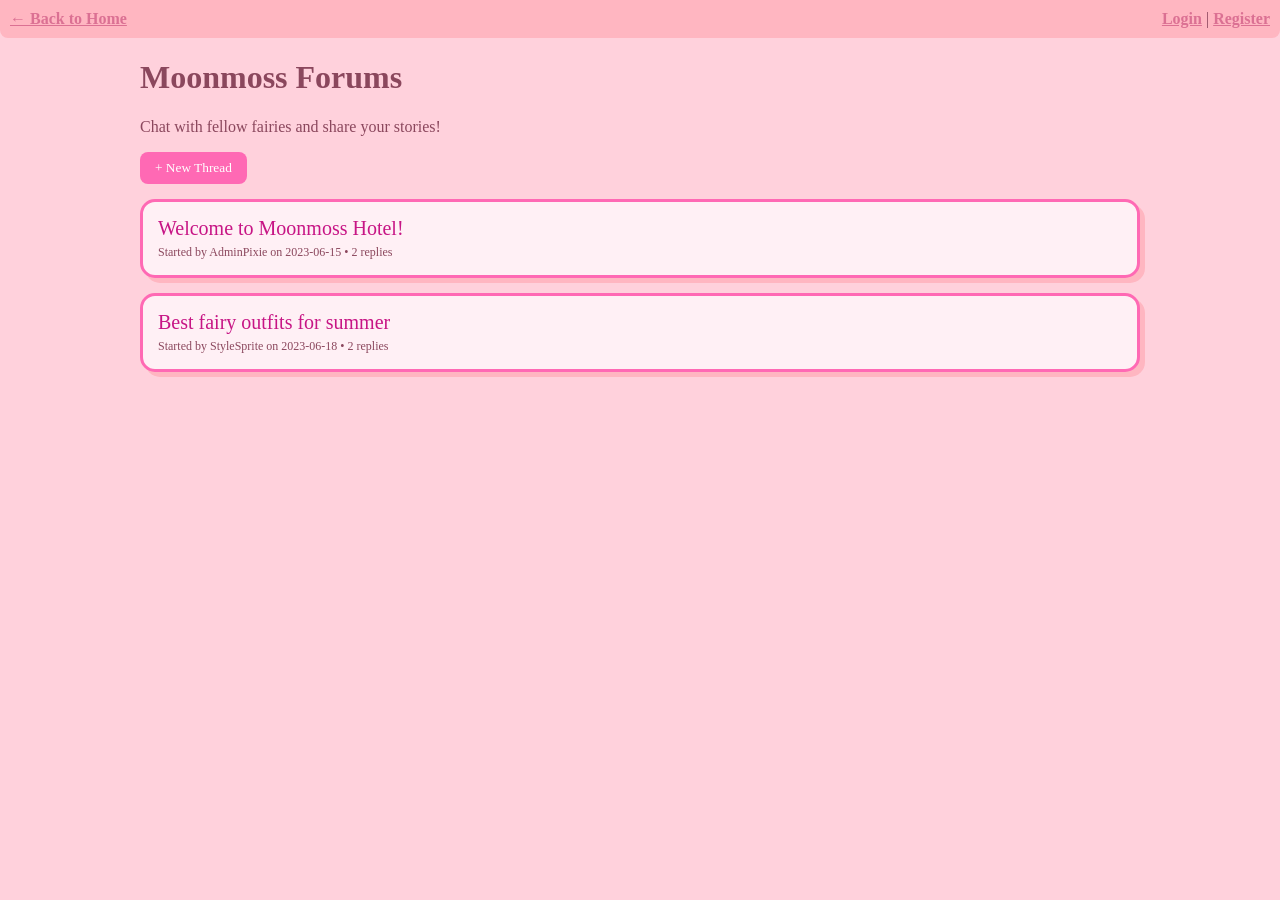
<file: Forums.html>
<!DOCTYPE html>
<html lang="en">
<head>
  <meta charset="UTF-8">
  <title>Forums | Moonmoss Hotel</title>
  <meta name="viewport" content="width=device-width, initial-scale=1.0">
  <style>
    @font-face {
      font-family: 'Bitcount Grid Double';
      src: url('https://fonts.cdnfonts.com/css/bitcount-grid-double') format('woff2');
      font-weight: normal;
      font-style: normal;
    }
    
    body {
      background-color: #FFD1DC;
      font-family: 'Bitcount Grid Double', serif;
      color: #8B475D;
      margin: 0;
      padding: 0;
    }
    
    /* Navigation */
    .nav-bar {
      padding: 10px;
      background-color: #FFB6C1;
      border-radius: 0 0 8px 8px;
      display: flex;
      justify-content: space-between;
      align-items: center;
    }
    
    .nav-link {
      color: #DB7093;
      text-decoration: underline;
      font-weight: bold;
      cursor: pointer;
    }
    
    .nav-link:hover {
      color: #C71585;
      text-decoration: none;
    }
    
    /* Modal Styles */
    .modal {
      display: none;
      position: fixed;
      z-index: 100;
      left: 0;
      top: 0;
      width: 100%;
      height: 100%;
      background-color: rgba(0,0,0,0.4);
    }
    
    .modal-content {
      background-color: #FFF0F5;
      margin: 10% auto;
      padding: 20px;
      border: 3px solid #FF69B4;
      border-radius: 15px;
      width: 80%;
      max-width: 500px;
      box-shadow: 5px 5px 0px #FFB6C1;
    }
    
    .close-btn {
      color: #8B475D;
      float: right;
      font-size: 24px;
      font-weight: bold;
      cursor: pointer;
    }
    
    /* Form Styles */
    .form-group {
      margin-bottom: 15px;
    }
    
    .form-group label {
      display: block;
      margin-bottom: 5px;
      font-weight: bold;
    }
    
    .form-group input, .form-group textarea {
      width: 100%;
      padding: 8px;
      border: 2px solid #FF69B4;
      border-radius: 8px;
      font-family: 'Bitcount Grid Double', serif;
    }
    
    .form-submit {
      background-color: #FF69B4;
      color: white;
      border: none;
      padding: 8px 15px;
      border-radius: 8px;
      cursor: pointer;
      font-family: 'Bitcount Grid Double', serif;
    }
    
    /* Main Content */
    .forum-container {
      max-width: 1000px;
      margin: 20px auto;
      padding: 0 15px;
    }
    
    /* Thread List Styles */
    .thread {
      background-color: #FFF0F5;
      border: 3px solid #FF69B4;
      border-radius: 15px;
      padding: 15px;
      margin-bottom: 15px;
      box-shadow: 5px 5px 0px #FFB6C1;
      cursor: pointer;
    }
    
    .thread:hover {
      background-color: #FFE4E1;
    }
    
    .thread-title {
      font-size: 20px;
      color: #C71585;
      margin-bottom: 5px;
    }
    
    .thread-meta {
      font-size: 12px;
      color: #8B475D;
    }
    
    /* Post Styles */
    .post {
      background-color: #FFF0F5;
      border: 2px solid #DB7093;
      border-radius: 10px;
      padding: 15px;
      margin-bottom: 15px;
    }
    
    .post-header {
      display: flex;
      justify-content: space-between;
      margin-bottom: 10px;
      padding-bottom: 5px;
      border-bottom: 1px dotted #FF69B4;
    }
    
    .post-author {
      font-weight: bold;
      color: #C71585;
    }
    
    .post-date {
      font-size: 12px;
      color: #8B475D;
    }
    
    /* Reply Form */
    .reply-form {
      margin-top: 20px;
    }
    
    /* Other existing styles from previous version... */
  </style>
</head>
<body>

  <!-- Navigation -->
  <div class="nav-bar">
    <a href="index.html" class="nav-link">← Back to Home</a>
    <div>
      <span id="loginBtn" class="nav-link">Login</span> | 
      <span id="registerBtn" class="nav-link">Register</span>
    </div>
  </div>

  <!-- Login Modal -->
  <div id="loginModal" class="modal">
    <div class="modal-content">
      <span class="close-btn" id="closeLogin">&times;</span>
      <h2>Login</h2>
      <form id="loginForm">
        <div class="form-group">
          <label for="loginUsername">Username:</label>
          <input type="text" id="loginUsername" required>
        </div>
        <div class="form-group">
          <label for="loginPassword">Password:</label>
          <input type="password" id="loginPassword" required>
        </div>
        <button type="submit" class="form-submit">Login</button>
      </form>
    </div>
  </div>

  <!-- Register Modal -->
  <div id="registerModal" class="modal">
    <div class="modal-content">
      <span class="close-btn" id="closeRegister">&times;</span>
      <h2>Register</h2>
      <form id="registerForm">
        <div class="form-group">
          <label for="regUsername">Username:</label>
          <input type="text" id="regUsername" required>
        </div>
        <div class="form-group">
          <label for="regEmail">Email:</label>
          <input type="email" id="regEmail" required>
        </div>
        <div class="form-group">
          <label for="regPassword">Password:</label>
          <input type="password" id="regPassword" required>
        </div>
        <div class="form-group">
          <label for="regConfirm">Confirm Password:</label>
          <input type="password" id="regConfirm" required>
        </div>
        <button type="submit" class="form-submit">Register</button>
      </form>
    </div>
  </div>

  <!-- Main Content -->
  <div class="forum-container">
    <!-- Thread View (hidden by default) -->
    <div id="threadView" style="display:none;">
      <button id="backToForum" class="form-submit" style="margin-bottom:15px;">← Back to Forum</button>
      <h2 id="threadViewTitle" style="color:#C71585;"></h2>
      
      <div id="postsContainer">
        <!-- Posts will be loaded here -->
      </div>
      
      <div class="reply-form">
        <h3>Post a Reply</h3>
        <form id="replyForm">
          <div class="form-group">
            <textarea id="replyContent" rows="4" required></textarea>
          </div>
          <button type="submit" class="form-submit">Post Reply</button>
        </form>
      </div>
    </div>

    <!-- Forum View (default view) -->
    <div id="forumView">
      <header class="page-header">
        <h1 class="page-title">Moonmoss Forums</h1>
        <p class="page-subtitle">Chat with fellow fairies and share your stories!</p>
      </header>

      <button id="newThreadBtn" class="form-submit" style="margin-bottom:15px;">+ New Thread</button>

      <div id="threadsList">
        <!-- Threads will be loaded here -->
      </div>
    </div>

    <!-- New Thread Modal -->
    <div id="newThreadModal" class="modal">
      <div class="modal-content">
        <span class="close-btn" id="closeNewThread">&times;</span>
        <h2>Create New Thread</h2>
        <form id="newThreadForm">
          <div class="form-group">
            <label for="threadTitle">Title:</label>
            <input type="text" id="threadTitle" required>
          </div>
          <div class="form-group">
            <label for="threadContent">Content:</label>
            <textarea id="threadContent" rows="6" required></textarea>
          </div>
          <button type="submit" class="form-submit">Create Thread</button>
        </form>
      </div>
    </div>
  </div>

  <script>
    // Simple "database" for demo purposes
    let users = [];
    let threads = [
      {
        id: 1,
        title: "Welcome to Moonmoss Hotel!",
        author: "AdminPixie",
        date: "2023-06-15",
        content: "Welcome all new fairies to our magical community! Please read the rules and introduce yourselves!",
        posts: [
          {
            author: "AdminPixie",
            date: "2023-06-15",
            content: "Welcome all new fairies to our magical community! Please read the rules and introduce yourselves!"
          },
          {
            author: "SparkleWings",
            date: "2023-06-16",
            content: "So excited to be here! I'm a Glimmer fairy who loves dancing in moonbeams ✨"
          }
        ]
      },
      {
        id: 2,
        title: "Best fairy outfits for summer",
        author: "StyleSprite",
        date: "2023-06-18",
        content: "What are everyone's favorite outfit combinations for the warm season? I'm loving petal tops with dewdrop accessories!",
        posts: [
          {
            author: "StyleSprite",
            date: "2023-06-18",
            content: "What are everyone's favorite outfit combinations for the warm season? I'm loving petal tops with dewdrop accessories!"
          },
          {
            author: "BloomFairy",
            date: "2023-06-19",
            content: "I've been wearing my mushroom hat with a vine belt - perfect for shade and style!"
          }
        ]
      }
    ];
    
    let currentUser = null;
    let currentThread = null;

    // DOM Elements
    const loginBtn = document.getElementById('loginBtn');
    const registerBtn = document.getElementById('registerBtn');
    const loginModal = document.getElementById('loginModal');
    const registerModal = document.getElementById('registerModal');
    const closeLogin = document.getElementById('closeLogin');
    const closeRegister = document.getElementById('closeRegister');
    const loginForm = document.getElementById('loginForm');
    const registerForm = document.getElementById('registerForm');
    const newThreadBtn = document.getElementById('newThreadBtn');
    const newThreadModal = document.getElementById('newThreadModal');
    const closeNewThread = document.getElementById('closeNewThread');
    const newThreadForm = document.getElementById('newThreadForm');
    const forumView = document.getElementById('forumView');
    const threadView = document.getElementById('threadView');
    const threadsList = document.getElementById('threadsList');
    const backToForum = document.getElementById('backToForum');
    const threadViewTitle = document.getElementById('threadViewTitle');
    const postsContainer = document.getElementById('postsContainer');
    const replyForm = document.getElementById('replyForm');

    // Event Listeners
    loginBtn.addEventListener('click', () => loginModal.style.display = 'block');
    registerBtn.addEventListener('click', () => registerModal.style.display = 'block');
    closeLogin.addEventListener('click', () => loginModal.style.display = 'none');
    closeRegister.addEventListener('click', () => registerModal.style.display = 'none');
    newThreadBtn.addEventListener('click', () => {
      if (!currentUser) {
        alert('Please login to create a thread');
        loginModal.style.display = 'block';
      } else {
        newThreadModal.style.display = 'block';
      }
    });
    closeNewThread.addEventListener('click', () => newThreadModal.style.display = 'none');
    backToForum.addEventListener('click', showForumView);
    
    // Form Submissions
    loginForm.addEventListener('submit', (e) => {
      e.preventDefault();
      const username = document.getElementById('loginUsername').value;
      const password = document.getElementById('loginPassword').value;
      
      // In a real app, you would verify credentials with server
      currentUser = username;
      alert(`Welcome back, ${username}!`);
      loginModal.style.display = 'none';
      updateUI();
    });
    
    registerForm.addEventListener('submit', (e) => {
      e.preventDefault();
      const username = document.getElementById('regUsername').value;
      const email = document.getElementById('regEmail').value;
      const password = document.getElementById('regPassword').value;
      const confirm = document.getElementById('regConfirm').value;
      
      if (password !== confirm) {
        alert('Passwords do not match!');
        return;
      }
      
      // In a real app, you would register with server
      users.push({ username, email, password });
      currentUser = username;
      alert(`Welcome to Moonmoss, ${username}!`);
      registerModal.style.display = 'none';
      updateUI();
    });
    
    newThreadForm.addEventListener('submit', (e) => {
      e.preventDefault();
      const title = document.getElementById('threadTitle').value;
      const content = document.getElementById('threadContent').value;
      
      const newThread = {
        id: threads.length + 1,
        title,
        author: currentUser,
        date: new Date().toISOString().split('T')[0],
        content,
        posts: [{
          author: currentUser,
          date: new Date().toISOString().split('T')[0],
          content
        }]
      };
      
      threads.unshift(newThread);
      newThreadModal.style.display = 'none';
      newThreadForm.reset();
      loadThreads();
    });
    
    replyForm.addEventListener('submit', (e) => {
      e.preventDefault();
      if (!currentUser) {
        alert('Please login to post a reply');
        loginModal.style.display = 'block';
        return;
      }
      
      const content = document.getElementById('replyContent').value;
      const newPost = {
        author: currentUser,
        date: new Date().toISOString().split('T')[0],
        content
      };
      
      currentThread.posts.push(newPost);
      loadThread(currentThread);
      document.getElementById('replyContent').value = '';
    });

    // UI Functions
    function updateUI() {
      if (currentUser) {
        loginBtn.textContent = currentUser;
        registerBtn.textContent = 'Logout';
        registerBtn.onclick = logout;
      } else {
        loginBtn.textContent = 'Login';
        registerBtn.textContent = 'Register';
        registerBtn.onclick = () => registerModal.style.display = 'block';
      }
    }
    
    function logout() {
      currentUser = null;
      updateUI();
    }
    
    function showForumView() {
      forumView.style.display = 'block';
      threadView.style.display = 'none';
      loadThreads();
    }
    
    function showThreadView(thread) {
      forumView.style.display = 'none';
      threadView.style.display = 'block';
      currentThread = thread;
      loadThread(thread);
    }
    
    function loadThreads() {
      threadsList.innerHTML = '';
      threads.forEach(thread => {
        const threadEl = document.createElement('div');
        threadEl.className = 'thread';
        threadEl.innerHTML = `
          <div class="thread-title">${thread.title}</div>
          <div class="thread-meta">Started by ${thread.author} on ${thread.date} • ${thread.posts.length} replies</div>
        `;
        threadEl.addEventListener('click', () => showThreadView(thread));
        threadsList.appendChild(threadEl);
      });
    }
    
    function loadThread(thread) {
      threadViewTitle.textContent = thread.title;
      postsContainer.innerHTML = '';
      
      thread.posts.forEach(post => {
        const postEl = document.createElement('div');
        postEl.className = 'post';
        postEl.innerHTML = `
          <div class="post-header">
            <span class="post-author">${post.author}</span>
            <span class="post-date">${post.date}</span>
          </div>
          <div class="post-content">${post.content}</div>
        `;
        postsContainer.appendChild(postEl);
      });
    }

    // Initialize
    loadThreads();
    updateUI();
  </script>
</body>
</html>
</file>
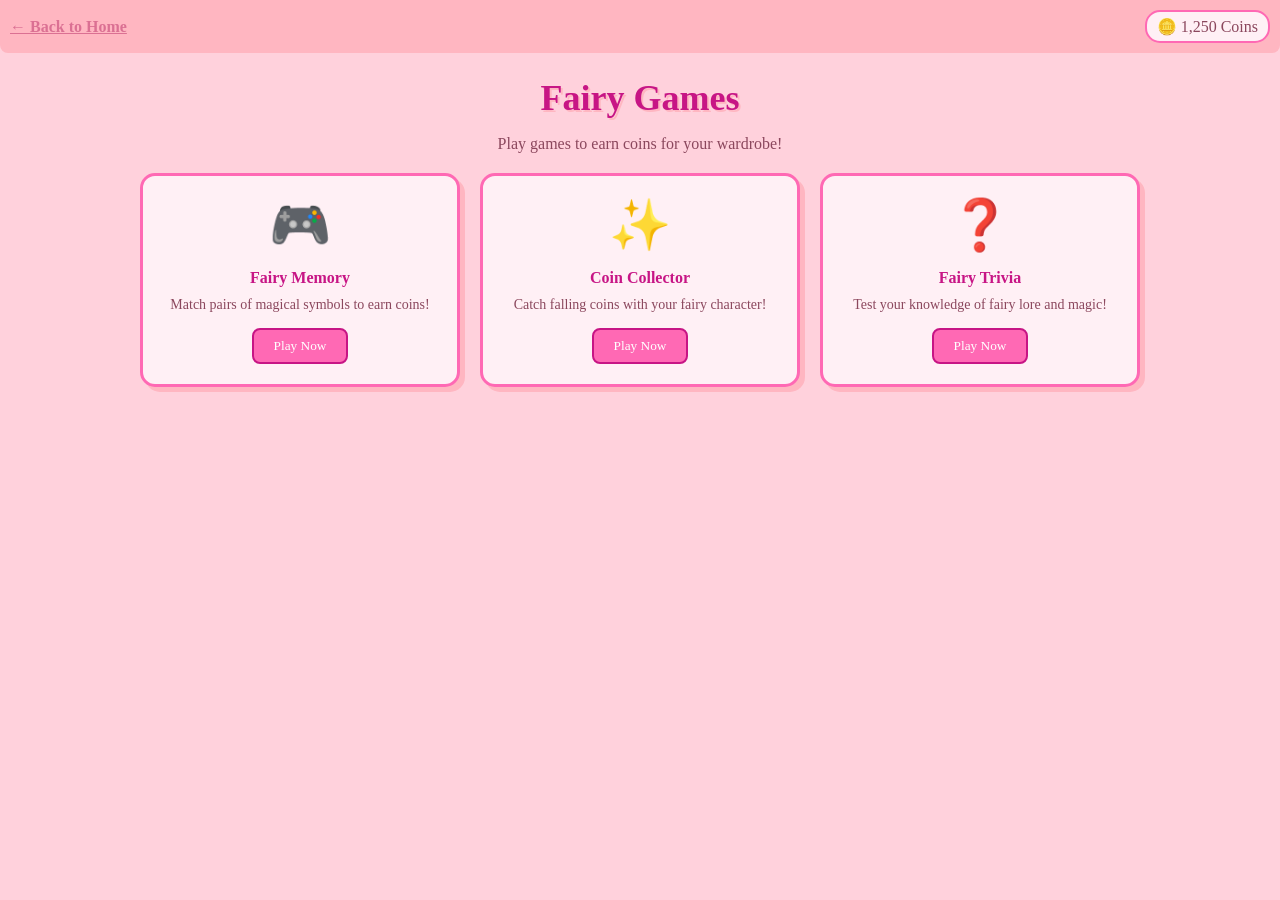
<file: Games.html>
<!DOCTYPE html>
<html lang="en">
<head>
  <meta charset="UTF-8">
  <title>Games | Moonmoss Hotel</title>
  <meta name="viewport" content="width=device-width, initial-scale=1.0">
  <style>
    @font-face {
      font-family: 'Bitcount Grid Double';
      src: url('https://fonts.cdnfonts.com/css/bitcount-grid-double') format('woff2');
      font-weight: normal;
      font-style: normal;
    }
    
    body {
      background-color: #FFD1DC;
      font-family: 'Bitcount Grid Double', serif;
      color: #8B475D;
      margin: 0;
      padding: 0;
    }
    
    /* Navigation */
    .nav-bar {
      padding: 10px;
      background-color: #FFB6C1;
      border-radius: 0 0 8px 8px;
      display: flex;
      justify-content: space-between;
      align-items: center;
    }
    
    .nav-link {
      color: #DB7093;
      text-decoration: underline;
      font-weight: bold;
    }
    
    .nav-link:hover {
      color: #C71585;
      text-decoration: none;
    }
    
    .coin-display {
      background-color: #FFF0F5;
      border: 2px solid #FF69B4;
      border-radius: 15px;
      padding: 5px 10px;
      display: flex;
      align-items: center;
    }
    
    /* Main Content */
    .games-container {
      max-width: 1000px;
      margin: 20px auto;
      padding: 0 15px;
    }
    
    .page-header {
      text-align: center;
      margin-bottom: 20px;
    }
    
    .page-title {
      color: #C71585;
      font-size: 36px;
      text-shadow: 2px 2px 0px #FFB6C1;
      margin-bottom: 5px;
    }
    
    .page-subtitle {
      color: #8B475D;
      font-size: 16px;
    }
    
    /* Games Grid */
    .games-grid {
      display: grid;
      grid-template-columns: repeat(auto-fill, minmax(300px, 1fr));
      gap: 20px;
      margin-bottom: 30px;
    }
    
    .game-card {
      background-color: #FFF0F5;
      border: 3px solid #FF69B4;
      border-radius: 15px;
      padding: 20px;
      text-align: center;
      box-shadow: 5px 5px 0px #FFB6C1;
      transition: transform 0.3s ease;
    }
    
    .game-card:hover {
      transform: translateY(-5px);
    }
    
    .game-icon {
      font-size: 50px;
      margin-bottom: 15px;
    }
    
    .game-name {
      font-weight: bold;
      margin-bottom: 10px;
      color: #C71585;
    }
    
    .game-description {
      font-size: 14px;
      margin-bottom: 15px;
      color: #8B475D;
    }
    
    .play-button {
      background-color: #FF69B4;
      color: white;
      border: none;
      padding: 8px 20px;
      font-family: 'Bitcount Grid Double', serif;
      border-radius: 8px;
      cursor: pointer;
      border: 2px solid #C71585;
    }
    
    .play-button:hover {
      background-color: #DB7093;
    }
    
    /* Game Containers */
    .game-container {
      background-color: #FFF0F5;
      border: 3px solid #FF69B4;
      border-radius: 15px;
      padding: 20px;
      margin-bottom: 20px;
      box-shadow: 5px 5px 0px #FFB6C1;
      display: none;
    }
    
    .game-header {
      display: flex;
      justify-content: space-between;
      align-items: center;
      margin-bottom: 15px;
      padding-bottom: 10px;
      border-bottom: 2px dotted #FF69B4;
    }
    
    .game-title {
      color: #C71585;
      font-size: 24px;
    }
    
    .back-button {
      background-color: #FFB6C1;
      color: #8B475D;
      border: none;
      padding: 5px 15px;
      font-family: 'Bitcount Grid Double', serif;
      border-radius: 8px;
      cursor: pointer;
      border: 2px solid #DB7093;
    }
    
    /* Memory Game */
    .memory-grid {
      display: grid;
      grid-template-columns: repeat(4, 1fr);
      gap: 10px;
      margin: 0 auto;
      max-width: 400px;
    }
    
    .memory-card {
      height: 80px;
      background-color: #FFB6C1;
      border: 2px solid #DB7093;
      border-radius: 8px;
      display: flex;
      align-items: center;
      justify-content: center;
      font-size: 24px;
      cursor: pointer;
      transition: transform 0.3s;
    }
    
    .memory-card.flipped {
      background-color: #FF69B4;
      transform: rotateY(180deg);
    }
    
    /* Coin Collector */
    .coin-collector {
      position: relative;
      height: 300px;
      background-color: #FFE4E1;
      border: 2px dashed #DB7093;
      border-radius: 8px;
      overflow: hidden;
      margin-bottom: 15px;
    }
    
    .fairy {
      position: absolute;
      width: 50px;
      height: 50px;
      background-color: #FF69B4;
      border: 2px solid #C71585;
      border-radius: 50%;
      bottom: 10px;
      left: 50%;
      transform: translateX(-50%);
    }
    
    .coin {
      position: absolute;
      width: 30px;
      height: 30px;
      background-color: gold;
      border: 2px solid orange;
      border-radius: 50%;
      top: -30px;
    }
    
    /* Trivia Game */
    .trivia-question {
      font-size: 18px;
      margin-bottom: 15px;
      text-align: center;
    }
    
    .trivia-options {
      display: grid;
      grid-template-columns: 1fr;
      gap: 10px;
      margin-bottom: 15px;
    }
    
    .trivia-option {
      background-color: #FFB6C1;
      border: 2px solid #DB7093;
      border-radius: 8px;
      padding: 10px;
      cursor: pointer;
      text-align: center;
    }
    
    .trivia-option:hover {
      background-color: #FF69B4;
      color: white;
    }
    
    /* Game Stats */
    .game-stats {
      display: flex;
      justify-content: space-around;
      margin-bottom: 15px;
    }
    
    .stat {
      text-align: center;
    }
    
    .stat-value {
      font-size: 24px;
      color: #C71585;
    }
    
    .stat-label {
      font-size: 14px;
      color: #8B475D;
    }
  </style>
</head>
<body>

  <!-- Navigation -->
  <div class="nav-bar">
    <a href="index.html" class="nav-link">← Back to Home</a>
    <div class="coin-display">
      <span>🪙 <span id="coin-count">1,250</span> Coins</span>
    </div>
  </div>

  <!-- Main Content -->
  <div class="games-container">
    <header class="page-header">
      <h1 class="page-title">Fairy Games</h1>
      <p class="page-subtitle">Play games to earn coins for your wardrobe!</p>
    </header>

    <!-- Games Selection Grid -->
    <div id="games-grid" class="games-grid">
      <!-- Memory Game -->
      <div class="game-card">
        <div class="game-icon">🎮</div>
        <div class="game-name">Fairy Memory</div>
        <div class="game-description">Match pairs of magical symbols to earn coins!</div>
        <button class="play-button" onclick="showGame('memory-game')">Play Now</button>
      </div>
      
      <!-- Coin Collector -->
      <div class="game-card">
        <div class="game-icon">✨</div>
        <div class="game-name">Coin Collector</div>
        <div class="game-description">Catch falling coins with your fairy character!</div>
        <button class="play-button" onclick="showGame('coin-collector')">Play Now</button>
      </div>
      
      <!-- Trivia Game -->
      <div class="game-card">
        <div class="game-icon">❓</div>
        <div class="game-name">Fairy Trivia</div>
        <div class="game-description">Test your knowledge of fairy lore and magic!</div>
        <button class="play-button" onclick="showGame('trivia-game')">Play Now</button>
      </div>
    </div>

    <!-- Memory Game -->
    <div id="memory-game" class="game-container">
      <div class="game-header">
        <h2 class="game-title">Fairy Memory</h2>
        <button class="back-button" onclick="showGamesGrid()">← Back to Games</button>
      </div>
      
      <div class="game-stats">
        <div class="stat">
          <div class="stat-value" id="moves">0</div>
          <div class="stat-label">Moves</div>
        </div>
        <div class="stat">
          <div class="stat-value" id="matches">0</div>
          <div class="stat-label">Matches</div>
        </div>
        <div class="stat">
          <div class="stat-value" id="memory-score">0</div>
          <div class="stat-label">Coins Earned</div>
        </div>
      </div>
      
      <div class="memory-grid" id="memory-board">
        <!-- Cards will be generated by JavaScript -->
      </div>
    </div>

    <!-- Coin Collector Game -->
    <div id="coin-collector" class="game-container">
      <div class="game-header">
        <h2 class="game-title">Coin Collector</h2>
        <button class="back-button" onclick="showGamesGrid()">← Back to Games</button>
      </div>
      
      <div class="game-stats">
        <div class="stat">
          <div class="stat-value" id="collected-coins">0</div>
          <div class="stat-label">Coins Collected</div>
        </div>
        <div class="stat">
          <div class="stat-value" id="missed-coins">0</div>
          <div class="stat-label">Coins Missed</div>
        </div>
        <div class="stat">
          <div class="stat-value" id="collector-score">0</div>
          <div class="stat-label">Total Coins</div>
        </div>
      </div>
      
      <div class="coin-collector" id="collector-game">
        <div class="fairy" id="fairy"></div>
        <!-- Coins will be generated by JavaScript -->
      </div>
      
      <p style="text-align: center;">Use the left and right arrow keys to move your fairy and collect coins!</p>
    </div>

    <!-- Trivia Game -->
    <div id="trivia-game" class="game-container">
      <div class="game-header">
        <h2 class="game-title">Fairy Trivia</h2>
        <button class="back-button" onclick="showGamesGrid()">← Back to Games</button>
      </div>
      
      <div class="game-stats">
        <div class="stat">
          <div class="stat-value" id="trivia-score">0</div>
          <div class="stat-label">Score</div>
        </div>
        <div class="stat">
          <div class="stat-value" id="question-number">1/5</div>
          <div class="stat-label">Question</div>
        </div>
        <div class="stat">
          <div class="stat-value" id="trivia-coins">0</div>
          <div class="stat-label">Coins Earned</div>
        </div>
      </div>
      
      <div id="trivia-content">
        <div class="trivia-question" id="trivia-question"></div>
        <div class="trivia-options" id="trivia-options"></div>
      </div>
    </div>
  </div>

  <script>
    // Global variables
    let totalCoins = 1250;
    
    // Show/hide games
    function showGame(gameId) {
      document.getElementById('games-grid').style.display = 'none';
      document.getElementById(gameId).style.display = 'block';
      
      // Initialize the selected game
      if (gameId === 'memory-game') {
        initMemoryGame();
      } else if (gameId === 'coin-collector') {
        initCoinCollector();
      } else if (gameId === 'trivia-game') {
        initTriviaGame();
      }
    }
    
    function showGamesGrid() {
      document.querySelectorAll('.game-container').forEach(container => {
        container.style.display = 'none';
      });
      document.getElementById('games-grid').style.display = 'grid';
    }
    
    // Update coin display
    function updateCoinDisplay() {
      document.getElementById('coin-count').textContent = totalCoins.toLocaleString();
    }
    
    // Memory Game
    function initMemoryGame() {
      const symbols = ['🌸', '✨', '🦋', '🍄', '🪷', '🌟', '🌙', '🦄'];
      const cards = [...symbols, ...symbols];
      const board = document.getElementById('memory-board');
      board.innerHTML = '';
      
      // Shuffle cards
      cards.sort(() => Math.random() - 0.5);
      
      // Create cards
      cards.forEach((symbol, index) => {
        const card = document.createElement('div');
        card.className = 'memory-card';
        card.dataset.symbol = symbol;
        card.dataset.index = index;
        card.innerHTML = '?';
        card.addEventListener('click', flipCard);
        board.appendChild(card);
      });
      
      // Reset stats
      document.getElementById('moves').textContent = '0';
      document.getElementById('matches').textContent = '0';
      document.getElementById('memory-score').textContent = '0';
      
      window.memoryGame = {
        flippedCards: [],
        matchedPairs: 0,
        moves: 0,
        score: 0
      };
    }
    
    function flipCard() {
      const card = this;
      
      // Already flipped or matched
      if (card.classList.contains('flipped') || memoryGame.flippedCards.length >= 2) {
        return;
      }
      
      // Flip the card
      card.classList.add('flipped');
      card.textContent = card.dataset.symbol;
      memoryGame.flippedCards.push(card);
      
      // Check for match if two cards are flipped
      if (memoryGame.flippedCards.length === 2) {
        memoryGame.moves++;
        document.getElementById('moves').textContent = memoryGame.moves;
        
        const [card1, card2] = memoryGame.flippedCards;
        
        if (card1.dataset.symbol === card2.dataset.symbol) {
          // Match found
          memoryGame.matchedPairs++;
          memoryGame.score += 10;
          document.getElementById('matches').textContent = memoryGame.matchedPairs;
          document.getElementById('memory-score').textContent = memoryGame.score;
          
          memoryGame.flippedCards = [];
          
          // Check if all pairs are matched
          if (memoryGame.matchedPairs === 8) {
            setTimeout(() => {
              alert(`Congratulations! You earned ${memoryGame.score} coins!`);
              totalCoins += memoryGame.score;
              updateCoinDisplay();
            }, 500);
          }
        } else {
          // No match
          setTimeout(() => {
            card1.classList.remove('flipped');
            card2.classList.remove('flipped');
            card1.textContent = '?';
            card2.textContent = '?';
            memoryGame.flippedCards = [];
          }, 1000);
        }
      }
    }
    
    // Coin Collector Game
    function initCoinCollector() {
      const game = document.getElementById('collector-game');
      const fairy = document.getElementById('fairy');
      
      // Clear existing coins
      const coins = document.querySelectorAll('.coin');
      coins.forEach(coin => coin.remove());
      
      // Reset stats
      document.getElementById('collected-coins').textContent = '0';
      document.getElementById('missed-coins').textContent = '0';
      document.getElementById('collector-score').textContent = '0';
      
      window.collectorGame = {
        collected: 0,
        missed: 0,
        score: 0,
        interval: null
      };
      
      // Fairy movement
      let fairyPosition = 50;
      fairy.style.left = `${fairyPosition}%`;
      
      document.addEventListener('keydown', (e) => {
        if (e.key === 'ArrowLeft' && fairyPosition > 5) {
          fairyPosition -= 5;
        } else if (e.key === 'ArrowRight' && fairyPosition < 95) {
          fairyPosition += 5;
        }
        fairy.style.left = `${fairyPosition}%`;
      });
      
      // Generate coins
      collectorGame.interval = setInterval(() => {
        const coin = document.createElement('div');
        coin.className = 'coin';
        coin.style.left = `${Math.random() * 90 + 5}%`;
        game.appendChild(coin);
        
        let coinTop = -30;
        const coinFall = setInterval(() => {
          coinTop += 2;
          coin.style.top = `${coinTop}px`;
          
          // Check if coin is collected
          const fairyRect = fairy.getBoundingClientRect();
          const coinRect = coin.getBoundingClientRect();
          
          if (coinTop > 250) {
            clearInterval(coinFall);
            coin.remove();
            collectorGame.missed++;
            document.getElementById('missed-coins').textContent = collectorGame.missed;
          } else if (
            coinTop > 200 &&
            coinRect.left < fairyRect.right &&
            coinRect.right > fairyRect.left
          ) {
            clearInterval(coinFall);
            coin.remove();
            collectorGame.collected++;
            collectorGame.score += 5;
            document.getElementById('collected-coins').textContent = collectorGame.collected;
            document.getElementById('collector-score').textContent = collectorGame.score;
          }
        }, 20);
      }, 1000);
    }
    
    // Trivia Game
    function initTriviaGame() {
      const questions = [
        {
          question: "What type of fairy is connected to flowers and gardens?",
          options: ["Bloom Fairy", "Glimmer Fairy", "Frost Fairy", "Tinker Fairy"],
          answer: 0
        },
        {
          question: "What do fairies use to fly?",
          options: ["Magic Dust", "Wings", "Levitation", "Balloons"],
          answer: 1
        },
        {
          question: "Where do fairies typically live?",
          options: ["In cities", "In forests", "In oceans", "In mountains"],
          answer: 1
        },
        {
          question: "What is a common fairy trait?",
          options: ["Love of technology", "Connection to nature", "Fear of magic", "Dislike of colors"],
          answer: 1
        },
        {
          question: "What do Tinker Fairies love to do?",
          options: ["Sleep", "Build and create", "Swim", "Eat sweets"],
          answer: 1
        }
      ];
      
      window.triviaGame = {
        currentQuestion: 0,
        score: 0,
        coins: 0
      };
      
      loadTriviaQuestion();
    }
    
    function loadTriviaQuestion() {
      const questions = [
        {
          question: "What type of fairy is connected to flowers and gardens?",
          options: ["Bloom Fairy", "Glimmer Fairy", "Frost Fairy", "Tinker Fairy"],
          answer: 0
        },
        {
          question: "What do fairies use to fly?",
          options: ["Magic Dust", "Wings", "Levitation", "Balloons"],
          answer: 1
        },
        {
          question: "Where do fairies typically live?",
          options: ["In cities", "In forests", "In oceans", "In mountains"],
          answer: 1
        },
        {
          question: "What is a common fairy trait?",
          options: ["Love of technology", "Connection to nature", "Fear of magic", "Dislike of colors"],
          answer: 1
        },
        {
          question: "What do Tinker Fairies love to do?",
          options: ["Sleep", "Build and create", "Swim", "Eat sweets"],
          answer: 1
        }
      ];
      
      if (triviaGame.currentQuestion >= questions.length) {
        // Game over
        document.getElementById('trivia-content').innerHTML = `
          <div class="trivia-question">Game Over! Your score: ${triviaGame.score}/5</div>
          <p style="text-align: center;">You earned ${triviaGame.coins} coins!</p>
          <button class="play-button" onclick="initTriviaGame()">Play Again</button>
        `;
        totalCoins += triviaGame.coins;
        updateCoinDisplay();
        return;
      }
      
      const question = questions[triviaGame.currentQuestion];
      document.getElementById('question-number').textContent = `${triviaGame.currentQuestion + 1}/5`;
      document.getElementById('trivia-question').textContent = question.question;
      
      const optionsContainer = document.getElementById('trivia-options');
      optionsContainer.innerHTML = '';
      
      question.options.forEach((option, index) => {
        const optionElement = document.createElement('div');
        optionElement.className = 'trivia-option';
        optionElement.textContent = option;
        optionElement.addEventListener('click', () => checkTriviaAnswer(index));
        optionsContainer.appendChild(optionElement);
      });
    }
    
    function checkTriviaAnswer(selectedIndex) {
      const questions = [
        { answer: 0 },
        { answer: 1 },
        { answer: 1 },
        { answer: 1 },
        { answer: 1 }
      ];
      
      const question = questions[triviaGame.currentQuestion];
      
      if (selectedIndex === question.answer) {
        triviaGame.score++;
        triviaGame.coins += 20;
        document.getElementById('trivia-score').textContent = triviaGame.score;
        document.getElementById('trivia-coins').textContent = triviaGame.coins;
        alert("Correct! +20 coins");
      } else {
        alert("Wrong answer!");
      }
      
      triviaGame.currentQuestion++;
      loadTriviaQuestion();
    }
    
    // Initialize the page
    updateCoinDisplay();
  </script>

</body>
</html>
</file>
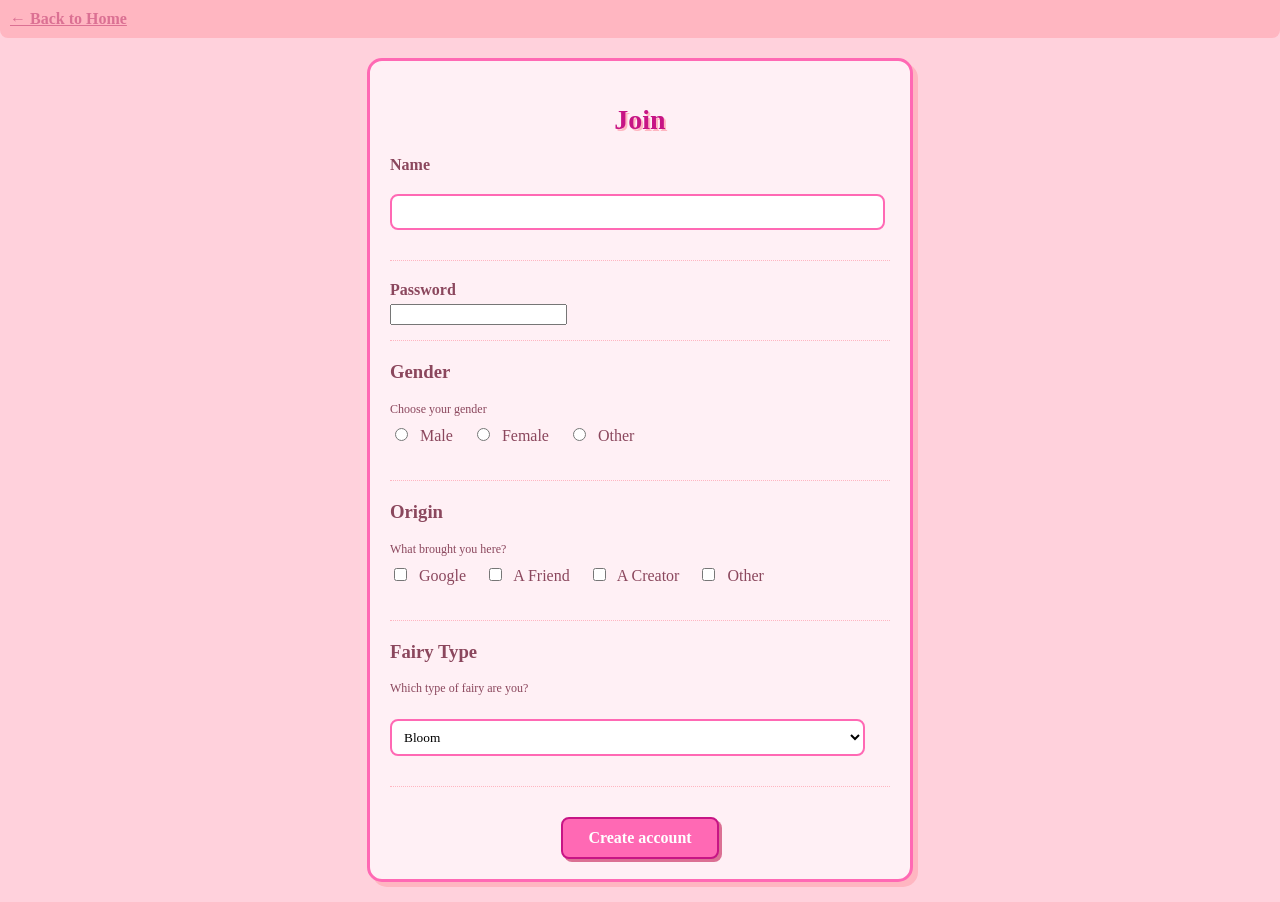
<file: login.html>
<!DOCTYPE html>
<html lang="en">
<head>
  <meta charset="UTF-8">
  <title>Login Page</title>
  <meta name="viewport" content="width=device-width, initial-scale=1.0">
  <style>
    @font-face {
      font-family: 'Bitcount Grid Double';
      src: url('https://fonts.cdnfonts.com/css/bitcount-grid-double') format('woff2');
      font-weight: normal;
      font-style: normal;
    }
    
    body {
      background-color: #FFD1DC; /* Bubblegum pink */
      font-family: 'Bitcount Grid Double', serif;
      color: #8B475D; /* Dark rose */
      margin: 0;
      padding: 0;
    }
    a {
      color: #DB7093; /* Pale violet red */
      text-decoration: underline;
      font-weight: bold;
    }
    a:hover {
      color: #C71585; /* Medium violet red */
      text-decoration: none;
    }
    .retro-box {
      background-color: #FFF0F5; /* Lavender blush */
      border: 3px solid #FF69B4; /* Hot pink (softer) */
      border-radius: 15px; /* Rounded corners */
      padding: 20px;
      margin: 20px auto;
      max-width: 500px;
      box-shadow: 5px 5px 0px #FFB6C1; /* Light pink shadow */
    }
    h2 {
      color: #C71585;
      font-size: 28px;
      text-align: center;
      margin-bottom: 20px;
      text-shadow: 2px 2px 0px #FFB6C1;
    }
    label {
      display: block;
      margin-bottom: 5px;
      font-weight: bold;
    }
    input[type="text"],
    select {
      width: 95%;
      padding: 8px;
      margin: 15px auto;
      border: 2px solid #FF69B4;
      border-radius: 8px; /* Rounded corners */
      background-color: #FFF;
      font-family: 'Bitcount Grid Double', serif;
    }
    input[type="radio"],
    input[type="checkbox"] {
      margin-right: 8px;
    }
    .radio-group, .checkbox-group {
      margin-bottom: 15px;
    }
    .radio-group label, .checkbox-group label {
      display: inline-block;
      margin-right: 15px;
      font-weight: normal;
    }
    input[type="submit"] {
      background-color: #FF69B4;
      color: white;
      border: none;
      padding: 10px 25px;
      font-family: 'Bitcount Grid Double', serif;
      font-weight: bold;
      font-size: 16px;
      cursor: pointer;
      border: 2px solid #C71585;
      border-radius: 8px; /* Rounded corners */
      box-shadow: 3px 3px 0px #DB7093;
      margin-top: 10px;
    }
    input[type="submit"]:hover {
      background-color: #DB7093;
    }
    .form-section {
      margin-bottom: 20px;
      padding-bottom: 15px;
      border-bottom: 1px dotted #FFB6C1;
    }
    .form-section:last-child {
      border-bottom: none;
    }
    .help-text {
      font-size: 12px;
      color: #8B475D;
      margin-bottom: 8px;
    }
  </style>
</head>
<body>

  <!-- Navigation -->
  <div style="padding: 10px; background-color: #FFB6C1; border-radius: 0 0 8px 8px;">
    <a href="index.html">← Back to Home</a>
  </div>

  <!-- Registration Box -->
  <div class="retro-box">
    <h2>Join</h2>

    <form action="registration.php" method="post">

      <!-- Name -->
      <div class="form-section">
        <label for="username">Name</label>
        <input type="text" id="username" name="username" required>
      </div>

      <!-- Password -->
      <div class="form-section">
        <label for="password">Password</label>
        <input type="password" name="password" id="password" required>
      </div>

      <!-- Gender -->
      <div class="form-section">
        <h3>Gender</h3>
        <p class="help-text">Choose your gender</p>
        <div class="radio-group">
          <label><input type="radio" name="gender" value="male" required> Male</label>
          <label><input type="radio" name="gender" value="female" required> Female</label>
          <label><input type="radio" name="gender" value="other" required> Other</label>
        </div>
      </div>

      <!-- Origin -->
      <div class="form-section">
        <h3>Origin</h3>
        <p class="help-text">What brought you here?</p>
        <div class="checkbox-group">
          <label><input type="checkbox" name="origin[]" value="Google"> Google</label>
          <label><input type="checkbox" name="origin[]" value="Friend"> A Friend</label>
          <label><input type="checkbox" name="origin[]" value="Creator"> A Creator</label>
          <label><input type="checkbox" name="origin[]" value="Other"> Other</label>
        </div>
      </div>

      <!-- Fairy Type -->
      <div class="form-section">
        <h3>Fairy Type</h3>
        <p class="help-text">Which type of fairy are you?</p>
        <select name="fairy_type" id="fairy_type" required>
          <option value="bloom">Bloom</option>
          <option value="glimmer">Glimmer</option>
          <option value="tinker">Tinker</option>
          <option value="frost">Frost</option>
          <option value="whisper">Whisper</option>
          <option value="hearth">Hearth</option>
          <option value="lumen">Lumen</option>
        </select>
      </div>

      <!-- Submit -->
      <div style="text-align: center;">
        <input type="submit" value="Create account">
      </div>
    </form>
  </div>

</body>
</html>
</file>
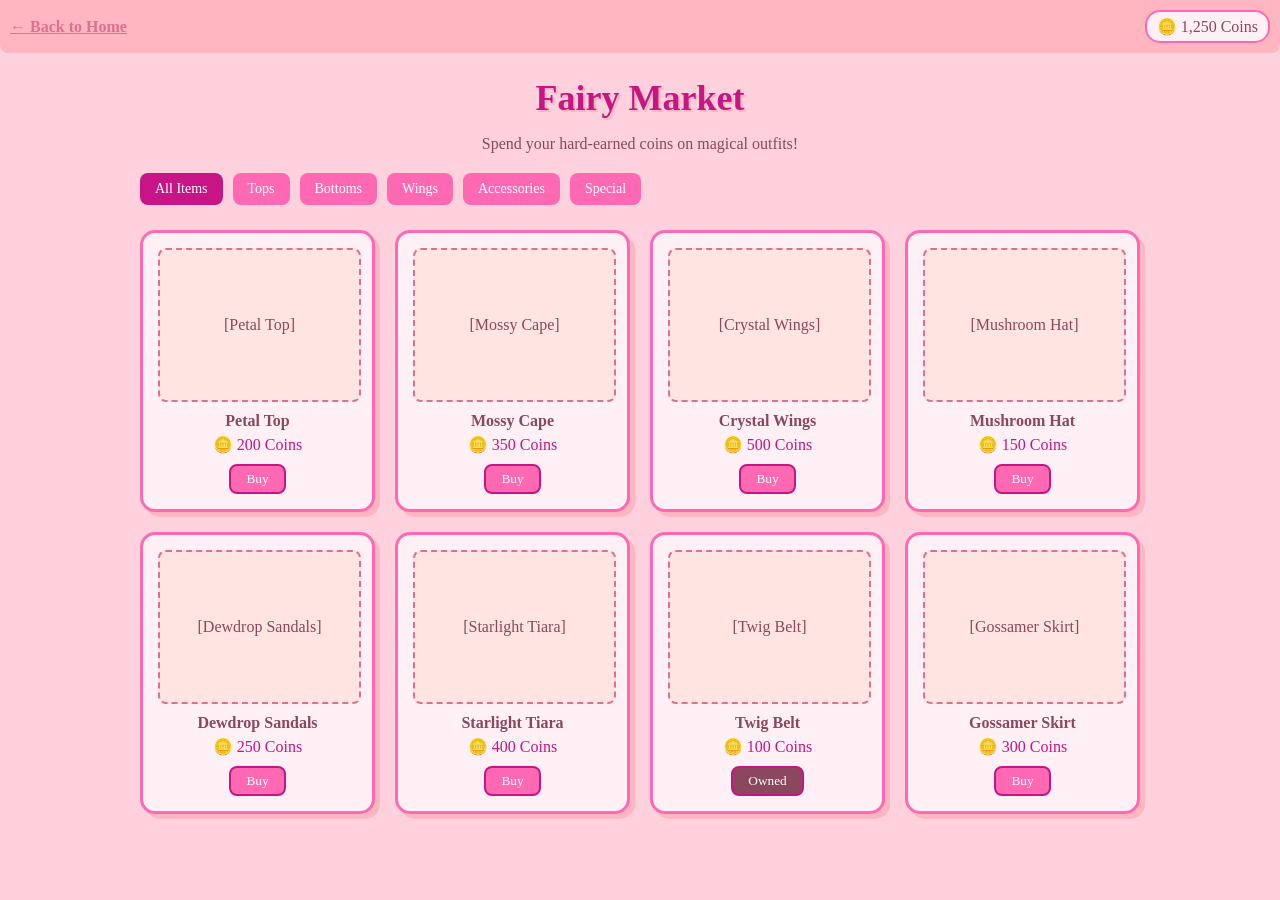
<file: Market.html>
<!DOCTYPE html>
<html lang="en">
<head>
  <meta charset="UTF-8">
  <title>Fairy Market | Moonmoss Hotel</title>
  <meta name="viewport" content="width=device-width, initial-scale=1.0">
  <style>
    @font-face {
      font-family: 'Bitcount Grid Double';
      src: url('https://fonts.cdnfonts.com/css/bitcount-grid-double') format('woff2');
      font-weight: normal;
      font-style: normal;
    }
    
    body {
      background-color: #FFD1DC;
      font-family: 'Bitcount Grid Double', serif;
      color: #8B475D;
      margin: 0;
      padding: 0;
    }
    
    /* Navigation */
    .nav-bar {
      padding: 10px;
      background-color: #FFB6C1;
      border-radius: 0 0 8px 8px;
      display: flex;
      justify-content: space-between;
      align-items: center;
    }
    
    .nav-link {
      color: #DB7093;
      text-decoration: underline;
      font-weight: bold;
    }
    
    .nav-link:hover {
      color: #C71585;
      text-decoration: none;
    }
    
    .coin-display {
      background-color: #FFF0F5;
      border: 2px solid #FF69B4;
      border-radius: 15px;
      padding: 5px 10px;
      display: flex;
      align-items: center;
    }
    
    /* Main Content */
    .market-container {
      max-width: 1000px;
      margin: 20px auto;
      padding: 0 15px;
    }
    
    .page-header {
      text-align: center;
      margin-bottom: 20px;
    }
    
    .page-title {
      color: #C71585;
      font-size: 36px;
      text-shadow: 2px 2px 0px #FFB6C1;
      margin-bottom: 5px;
    }
    
    .page-subtitle {
      color: #8B475D;
      font-size: 16px;
    }
    
    /* Categories */
    .category-tabs {
      display: flex;
      gap: 10px;
      margin-bottom: 20px;
      overflow-x: auto;
      padding-bottom: 5px;
    }
    
    .category-tab {
      background-color: #FF69B4;
      color: white;
      border: none;
      padding: 8px 15px;
      font-family: 'Bitcount Grid Double', serif;
      font-size: 14px;
      cursor: pointer;
      border-radius: 8px;
      white-space: nowrap;
    }
    
    .category-tab.active {
      background-color: #C71585;
    }
    
    /* Items Grid */
    .items-grid {
      display: grid;
      grid-template-columns: repeat(auto-fill, minmax(200px, 1fr));
      gap: 20px;
    }
    
    .item-card {
      background-color: #FFF0F5;
      border: 3px solid #FF69B4;
      border-radius: 15px;
      padding: 15px;
      text-align: center;
      box-shadow: 5px 5px 0px #FFB6C1;
    }
    
    .item-image {
      width: 100%;
      height: 150px;
      background-color: #FFE4E1;
      border: 2px dashed #DB7093;
      border-radius: 8px;
      margin-bottom: 10px;
      display: flex;
      align-items: center;
      justify-content: center;
    }
    
    .item-name {
      font-weight: bold;
      margin-bottom: 5px;
    }
    
    .item-price {
      color: #C71585;
      margin-bottom: 10px;
    }
    
    .buy-button {
      background-color: #FF69B4;
      color: white;
      border: none;
      padding: 5px 15px;
      font-family: 'Bitcount Grid Double', serif;
      border-radius: 8px;
      cursor: pointer;
      border: 2px solid #C71585;
    }
    
    .buy-button:hover {
      background-color: #DB7093;
    }
    
    .buy-button.owned {
      background-color: #8B475D;
      cursor: default;
    }
    
    /* Responsive */
    @media (max-width: 600px) {
      .items-grid {
        grid-template-columns: repeat(auto-fill, minmax(150px, 1fr));
      }
    }
  </style>
</head>
<body>

  <!-- Navigation -->
  <div class="nav-bar">
    <a href="index.html" class="nav-link">← Back to Home</a>
    <div class="coin-display">
      <span>🪙 1,250 Coins</span>
    </div>
  </div>

  <!-- Main Content -->
  <div class="market-container">
    <header class="page-header">
      <h1 class="page-title">Fairy Market</h1>
      <p class="page-subtitle">Spend your hard-earned coins on magical outfits!</p>
    </header>

    <!-- Categories -->
    <div class="category-tabs">
      <button class="category-tab active">All Items</button>
      <button class="category-tab">Tops</button>
      <button class="category-tab">Bottoms</button>
      <button class="category-tab">Wings</button>
      <button class="category-tab">Accessories</button>
      <button class="category-tab">Special</button>
    </div>

    <!-- Items Grid -->
    <div class="items-grid">
      <!-- Item 1 -->
      <div class="item-card">
        <div class="item-image">[Petal Top]</div>
        <div class="item-name">Petal Top</div>
        <div class="item-price">🪙 200 Coins</div>
        <button class="buy-button">Buy</button>
      </div>
      
      <!-- Item 2 -->
      <div class="item-card">
        <div class="item-image">[Mossy Cape]</div>
        <div class="item-name">Mossy Cape</div>
        <div class="item-price">🪙 350 Coins</div>
        <button class="buy-button">Buy</button>
      </div>
      
      <!-- Item 3 -->
      <div class="item-card">
        <div class="item-image">[Crystal Wings]</div>
        <div class="item-name">Crystal Wings</div>
        <div class="item-price">🪙 500 Coins</div>
        <button class="buy-button">Buy</button>
      </div>
      
      <!-- Item 4 -->
      <div class="item-card">
        <div class="item-image">[Mushroom Hat]</div>
        <div class="item-name">Mushroom Hat</div>
        <div class="item-price">🪙 150 Coins</div>
        <button class="buy-button">Buy</button>
      </div>
      
      <!-- Item 5 -->
      <div class="item-card">
        <div class="item-image">[Dewdrop Sandals]</div>
        <div class="item-name">Dewdrop Sandals</div>
        <div class="item-price">🪙 250 Coins</div>
        <button class="buy-button">Buy</button>
      </div>
      
      <!-- Item 6 -->
      <div class="item-card">
        <div class="item-image">[Starlight Tiara]</div>
        <div class="item-name">Starlight Tiara</div>
        <div class="item-price">🪙 400 Coins</div>
        <button class="buy-button">Buy</button>
      </div>
      
      <!-- Item 7 (Owned) -->
      <div class="item-card">
        <div class="item-image">[Twig Belt]</div>
        <div class="item-name">Twig Belt</div>
        <div class="item-price">🪙 100 Coins</div>
        <button class="buy-button owned">Owned</button>
      </div>
      
      <!-- Item 8 -->
      <div class="item-card">
        <div class="item-image">[Gossamer Skirt]</div>
        <div class="item-name">Gossamer Skirt</div>
        <div class="item-price">🪙 300 Coins</div>
        <button class="buy-button">Buy</button>
      </div>
    </div>
  </div>

  <script>
    // Simple tab functionality
    const tabs = document.querySelectorAll('.category-tab');
    tabs.forEach(tab => {
      tab.addEventListener('click', () => {
        tabs.forEach(t => t.classList.remove('active'));
        tab.classList.add('active');
        // In a real implementation, you would filter items here
      });
    });
    
    // Simple buy functionality
    const buyButtons = document.querySelectorAll('.buy-button:not(.owned)');
    buyButtons.forEach(button => {
      button.addEventListener('click', function() {
        const itemCard = this.closest('.item-card');
        const itemName = itemCard.querySelector('.item-name').textContent;
        const itemPrice = parseInt(itemCard.querySelector('.item-price').textContent.match(/\d+/)[0]);
        
        // In a real implementation, you would check coins and update
        alert(`Purchased ${itemName} for ${itemPrice} coins!`);
        this.textContent = 'Owned';
        this.classList.add('owned');
      });
    });
  </script>

</body>
</html>
</file>
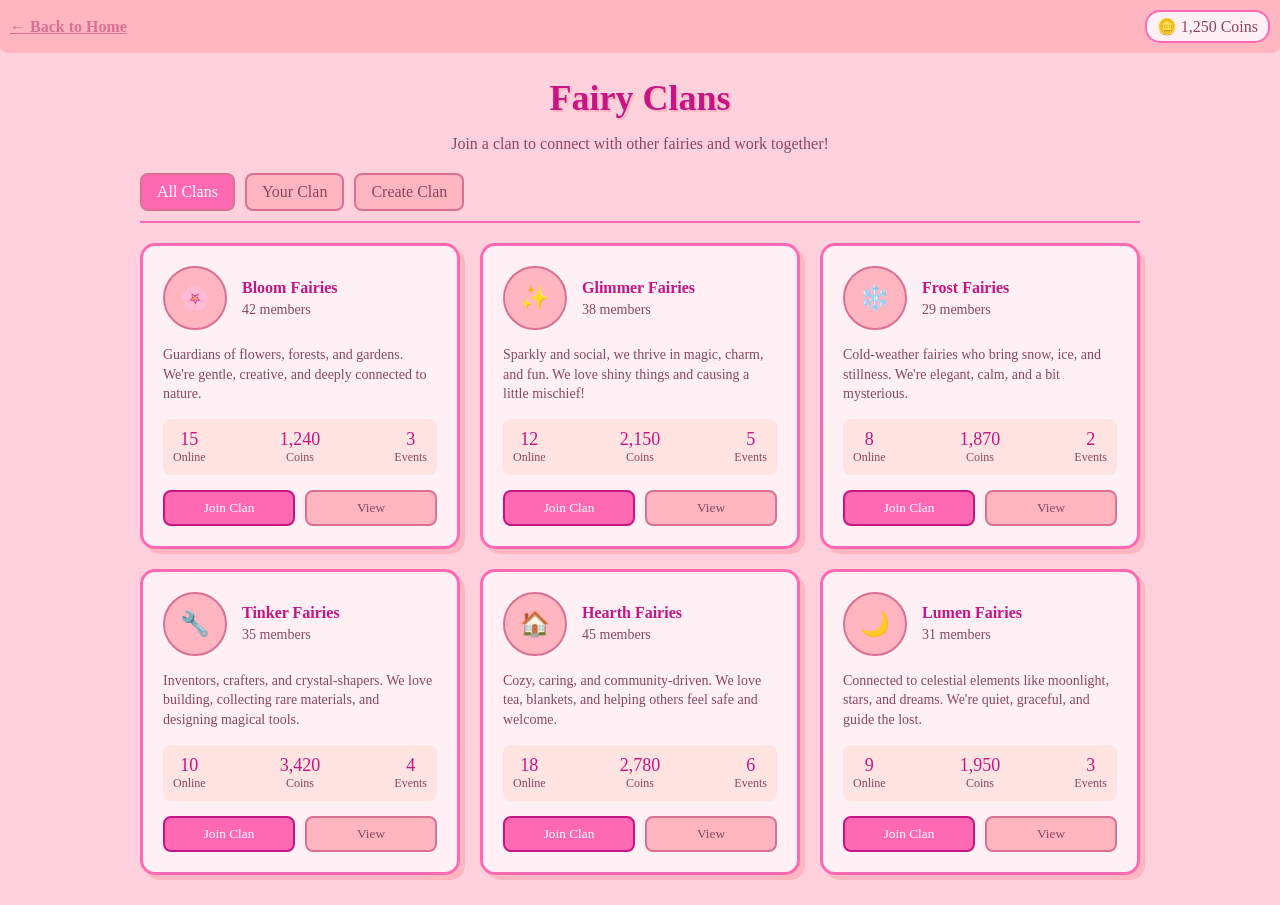
<file: YourClan.html>
<!DOCTYPE html>
<html lang="en">
<head>
  <meta charset="UTF-8">
  <title>Your Clan | Moonmoss Hotel</title>
  <meta name="viewport" content="width=device-width, initial-scale=1.0">
  <style>
    @font-face {
      font-family: 'Bitcount Grid Double';
      src: url('https://fonts.cdnfonts.com/css/bitcount-grid-double') format('woff2');
      font-weight: normal;
      font-style: normal;
    }
    
    body {
      background-color: #FFD1DC;
      font-family: 'Bitcount Grid Double', serif;
      color: #8B475D;
      margin: 0;
      padding: 0;
    }
    
    /* Navigation */
    .nav-bar {
      padding: 10px;
      background-color: #FFB6C1;
      border-radius: 0 0 8px 8px;
      display: flex;
      justify-content: space-between;
      align-items: center;
    }
    
    .nav-link {
      color: #DB7093;
      text-decoration: underline;
      font-weight: bold;
    }
    
    .nav-link:hover {
      color: #C71585;
      text-decoration: none;
    }
    
    .coin-display {
      background-color: #FFF0F5;
      border: 2px solid #FF69B4;
      border-radius: 15px;
      padding: 5px 10px;
      display: flex;
      align-items: center;
    }
    
    /* Main Content */
    .clan-container {
      max-width: 1000px;
      margin: 20px auto;
      padding: 0 15px;
    }
    
    .page-header {
      text-align: center;
      margin-bottom: 20px;
    }
    
    .page-title {
      color: #C71585;
      font-size: 36px;
      text-shadow: 2px 2px 0px #FFB6C1;
      margin-bottom: 5px;
    }
    
    .page-subtitle {
      color: #8B475D;
      font-size: 16px;
    }
    
    /* Clan Cards */
    .clan-cards {
      display: grid;
      grid-template-columns: repeat(auto-fill, minmax(300px, 1fr));
      gap: 20px;
      margin-bottom: 30px;
    }
    
    .clan-card {
      background-color: #FFF0F5;
      border: 3px solid #FF69B4;
      border-radius: 15px;
      padding: 20px;
      box-shadow: 5px 5px 0px #FFB6C1;
    }
    
    .clan-header {
      display: flex;
      align-items: center;
      margin-bottom: 15px;
    }
    
    .clan-icon {
      width: 60px;
      height: 60px;
      background-color: #FFB6C1;
      border: 2px solid #DB7093;
      border-radius: 50%;
      display: flex;
      align-items: center;
      justify-content: center;
      font-size: 24px;
      margin-right: 15px;
    }
    
    .clan-info {
      flex-grow: 1;
    }
    
    .clan-name {
      font-weight: bold;
      color: #C71585;
      margin-bottom: 5px;
    }
    
    .clan-members {
      font-size: 14px;
      color: #8B475D;
    }
    
    .clan-description {
      font-size: 14px;
      margin-bottom: 15px;
      line-height: 1.4;
    }
    
    .clan-stats {
      display: flex;
      justify-content: space-between;
      margin-bottom: 15px;
      padding: 10px;
      background-color: #FFE4E1;
      border-radius: 8px;
    }
    
    .stat {
      text-align: center;
    }
    
    .stat-value {
      font-size: 18px;
      color: #C71585;
    }
    
    .stat-label {
      font-size: 12px;
      color: #8B475D;
    }
    
    .clan-actions {
      display: flex;
      gap: 10px;
    }
    
    .clan-button {
      flex: 1;
      padding: 8px 15px;
      border: none;
      border-radius: 8px;
      font-family: 'Bitcount Grid Double', serif;
      cursor: pointer;
    }
    
    .join-button {
      background-color: #FF69B4;
      color: white;
      border: 2px solid #C71585;
    }
    
    .join-button:hover {
      background-color: #DB7093;
    }
    
    .view-button {
      background-color: #FFB6C1;
      color: #8B475D;
      border: 2px solid #DB7093;
    }
    
    .view-button:hover {
      background-color: #FF69B4;
      color: white;
    }
    
    /* Clan Details */
    .clan-details {
      background-color: #FFF0F5;
      border: 3px solid #FF69B4;
      border-radius: 15px;
      padding: 20px;
      box-shadow: 5px 5px 0px #FFB6C1;
      margin-bottom: 20px;
      display: none;
    }
    
    .details-header {
      display: flex;
      justify-content: space-between;
      align-items: center;
      margin-bottom: 20px;
      padding-bottom: 10px;
      border-bottom: 2px dotted #FF69B4;
    }
    
    .back-button {
      background-color: #FFB6C1;
      color: #8B475D;
      border: 2px solid #DB7093;
      padding: 5px 15px;
      border-radius: 8px;
      cursor: pointer;
      font-family: 'Bitcount Grid Double', serif;
    }
    
    .back-button:hover {
      background-color: #FF69B4;
      color: white;
    }
    
    /* Member List */
    .members-grid {
      display: grid;
      grid-template-columns: repeat(auto-fill, minmax(150px, 1fr));
      gap: 15px;
      margin-bottom: 20px;
    }
    
    .member-card {
      background-color: #FFE4E1;
      border: 2px solid #DB7093;
      border-radius: 10px;
      padding: 10px;
      text-align: center;
    }
    
    .member-avatar {
      width: 50px;
      height: 50px;
      background-color: #FFB6C1;
      border: 2px solid #DB7093;
      border-radius: 50%;
      margin: 0 auto 10px;
      display: flex;
      align-items: center;
      justify-content: center;
      font-size: 20px;
    }
    
    .member-name {
      font-weight: bold;
      color: #C71585;
      margin-bottom: 5px;
    }
    
    .member-role {
      font-size: 12px;
      color: #8B475D;
      padding: 2px 5px;
      background-color: #FFB6C1;
      border-radius: 10px;
      display: inline-block;
    }
    
    /* Create Clan Form */
    .create-clan {
      background-color: #FFF0F5;
      border: 3px solid #FF69B4;
      border-radius: 15px;
      padding: 20px;
      box-shadow: 5px 5px 0px #FFB6C1;
      margin-bottom: 20px;
      display: none;
    }
    
    .form-group {
      margin-bottom: 15px;
    }
    
    .form-group label {
      display: block;
      margin-bottom: 5px;
      font-weight: bold;
    }
    
    .form-group input, .form-group textarea, .form-group select {
      width: 100%;
      padding: 8px;
      border: 2px solid #FF69B4;
      border-radius: 8px;
      font-family: 'Bitcount Grid Double', serif;
    }
    
    .form-actions {
      display: flex;
      gap: 10px;
    }
    
    .submit-button {
      background-color: #FF69B4;
      color: white;
      border: 2px solid #C71585;
      padding: 8px 15px;
      border-radius: 8px;
      cursor: pointer;
      font-family: 'Bitcount Grid Double', serif;
    }
    
    .submit-button:hover {
      background-color: #DB7093;
    }
    
    /* Tabs */
    .tabs {
      display: flex;
      gap: 10px;
      margin-bottom: 20px;
      border-bottom: 2px solid #FF69B4;
      padding-bottom: 10px;
    }
    
    .tab {
      padding: 8px 15px;
      background-color: #FFB6C1;
      border: 2px solid #DB7093;
      border-radius: 8px;
      cursor: pointer;
    }
    
    .tab.active {
      background-color: #FF69B4;
      color: white;
    }
    
    /* Your Clan Info */
    .your-clan {
      background-color: #FFF0F5;
      border: 3px solid #FF69B4;
      border-radius: 15px;
      padding: 20px;
      box-shadow: 5px 5px 0px #FFB6C1;
      margin-bottom: 20px;
      display: none;
    }
    
    .clan-announcements {
      background-color: #FFE4E1;
      border: 2px dashed #DB7093;
      border-radius: 10px;
      padding: 15px;
      margin-bottom: 20px;
    }
    
    .announcement {
      margin-bottom: 15px;
      padding-bottom: 15px;
      border-bottom: 1px dotted #FF69B4;
    }
    
    .announcement:last-child {
      margin-bottom: 0;
      padding-bottom: 0;
      border-bottom: none;
    }
    
    .announcement-title {
      font-weight: bold;
      color: #C71585;
      margin-bottom: 5px;
    }
    
    .announcement-date {
      font-size: 12px;
      color: #8B475D;
      margin-bottom: 10px;
    }
    
    .announcement-content {
      font-size: 14px;
    }
  </style>
</head>
<body>

  <!-- Navigation -->
  <div class="nav-bar">
    <a href="index.html" class="nav-link">← Back to Home</a>
    <div class="coin-display">
      <span>🪙 <span id="coin-count">1,250</span> Coins</span>
    </div>
  </div>

  <!-- Main Content -->
  <div class="clan-container">
    <header class="page-header">
      <h1 class="page-title">Fairy Clans</h1>
      <p class="page-subtitle">Join a clan to connect with other fairies and work together!</p>
    </header>

    <!-- Tabs -->
    <div class="tabs">
      <div class="tab active" onclick="showTab('clans-list')">All Clans</div>
      <div class="tab" onclick="showTab('your-clan')">Your Clan</div>
      <div class="tab" onclick="showTab('create-clan')">Create Clan</div>
    </div>

    <!-- Clan List -->
    <div id="clans-list">
      <div class="clan-cards">
        <!-- Bloom Clan -->
        <div class="clan-card">
          <div class="clan-header">
            <div class="clan-icon">🌸</div>
            <div class="clan-info">
              <div class="clan-name">Bloom Fairies</div>
              <div class="clan-members">42 members</div>
            </div>
          </div>
          <div class="clan-description">
            Guardians of flowers, forests, and gardens. We're gentle, creative, and deeply connected to nature.
          </div>
          <div class="clan-stats">
            <div class="stat">
              <div class="stat-value">15</div>
              <div class="stat-label">Online</div>
            </div>
            <div class="stat">
              <div class="stat-value">1,240</div>
              <div class="stat-label">Coins</div>
            </div>
            <div class="stat">
              <div class="stat-value">3</div>
              <div class="stat-label">Events</div>
            </div>
          </div>
          <div class="clan-actions">
            <button class="clan-button join-button" onclick="joinClan('Bloom Fairies')">Join Clan</button>
            <button class="clan-button view-button" onclick="viewClan('bloom')">View</button>
          </div>
        </div>
        
        <!-- Glimmer Clan -->
        <div class="clan-card">
          <div class="clan-header">
            <div class="clan-icon">✨</div>
            <div class="clan-info">
              <div class="clan-name">Glimmer Fairies</div>
              <div class="clan-members">38 members</div>
            </div>
          </div>
          <div class="clan-description">
            Sparkly and social, we thrive in magic, charm, and fun. We love shiny things and causing a little mischief!
          </div>
          <div class="clan-stats">
            <div class="stat">
              <div class="stat-value">12</div>
              <div class="stat-label">Online</div>
            </div>
            <div class="stat">
              <div class="stat-value">2,150</div>
              <div class="stat-label">Coins</div>
            </div>
            <div class="stat">
              <div class="stat-value">5</div>
              <div class="stat-label">Events</div>
            </div>
          </div>
          <div class="clan-actions">
            <button class="clan-button join-button" onclick="joinClan('Glimmer Fairies')">Join Clan</button>
            <button class="clan-button view-button" onclick="viewClan('glimmer')">View</button>
          </div>
        </div>
        
        <!-- Frost Clan -->
        <div class="clan-card">
          <div class="clan-header">
            <div class="clan-icon">❄️</div>
            <div class="clan-info">
              <div class="clan-name">Frost Fairies</div>
              <div class="clan-members">29 members</div>
            </div>
          </div>
          <div class="clan-description">
            Cold-weather fairies who bring snow, ice, and stillness. We're elegant, calm, and a bit mysterious.
          </div>
          <div class="clan-stats">
            <div class="stat">
              <div class="stat-value">8</div>
              <div class="stat-label">Online</div>
            </div>
            <div class="stat">
              <div class="stat-value">1,870</div>
              <div class="stat-label">Coins</div>
            </div>
            <div class="stat">
              <div class="stat-value">2</div>
              <div class="stat-label">Events</div>
            </div>
          </div>
          <div class="clan-actions">
            <button class="clan-button join-button" onclick="joinClan('Frost Fairies')">Join Clan</button>
            <button class="clan-button view-button" onclick="viewClan('frost')">View</button>
          </div>
        </div>
        
        <!-- Tinker Clan -->
        <div class="clan-card">
          <div class="clan-header">
            <div class="clan-icon">🔧</div>
            <div class="clan-info">
              <div class="clan-name">Tinker Fairies</div>
              <div class="clan-members">35 members</div>
            </div>
          </div>
          <div class="clan-description">
            Inventors, crafters, and crystal-shapers. We love building, collecting rare materials, and designing magical tools.
          </div>
          <div class="clan-stats">
            <div class="stat">
              <div class="stat-value">10</div>
              <div class="stat-label">Online</div>
            </div>
            <div class="stat">
              <div class="stat-value">3,420</div>
              <div class="stat-label">Coins</div>
            </div>
            <div class="stat">
              <div class="stat-value">4</div>
              <div class="stat-label">Events</div>
            </div>
          </div>
          <div class="clan-actions">
            <button class="clan-button join-button" onclick="joinClan('Tinker Fairies')">Join Clan</button>
            <button class="clan-button view-button" onclick="viewClan('tinker')">View</button>
          </div>
        </div>
        
        <!-- Hearth Clan -->
        <div class="clan-card">
          <div class="clan-header">
            <div class="clan-icon">🏠</div>
            <div class="clan-info">
              <div class="clan-name">Hearth Fairies</div>
              <div class="clan-members">45 members</div>
            </div>
          </div>
          <div class="clan-description">
            Cozy, caring, and community-driven. We love tea, blankets, and helping others feel safe and welcome.
          </div>
          <div class="clan-stats">
            <div class="stat">
              <div class="stat-value">18</div>
              <div class="stat-label">Online</div>
            </div>
            <div class="stat">
              <div class="stat-value">2,780</div>
              <div class="stat-label">Coins</div>
            </div>
            <div class="stat">
              <div class="stat-value">6</div>
              <div class="stat-label">Events</div>
            </div>
          </div>
          <div class="clan-actions">
            <button class="clan-button join-button" onclick="joinClan('Hearth Fairies')">Join Clan</button>
            <button class="clan-button view-button" onclick="viewClan('hearth')">View</button>
          </div>
        </div>
        
        <!-- Lumen Clan -->
        <div class="clan-card">
          <div class="clan-header">
            <div class="clan-icon">🌙</div>
            <div class="clan-info">
              <div class="clan-name">Lumen Fairies</div>
              <div class="clan-members">31 members</div>
            </div>
          </div>
          <div class="clan-description">
            Connected to celestial elements like moonlight, stars, and dreams. We're quiet, graceful, and guide the lost.
          </div>
          <div class="clan-stats">
            <div class="stat">
              <div class="stat-value">9</div>
              <div class="stat-label">Online</div>
            </div>
            <div class="stat">
              <div class="stat-value">1,950</div>
              <div class="stat-label">Coins</div>
            </div>
            <div class="stat">
              <div class="stat-value">3</div>
              <div class="stat-label">Events</div>
            </div>
          </div>
          <div class="clan-actions">
            <button class="clan-button join-button" onclick="joinClan('Lumen Fairies')">Join Clan</button>
            <button class="clan-button view-button" onclick="viewClan('lumen')">View</button>
          </div>
        </div>
      </div>
    </div>

    <!-- Your Clan -->
    <div id="your-clan" class="your-clan">
      <h2 style="color: #C71585; text-align: center;">Your Clan: Bloom Fairies</h2>
      
      <div class="clan-stats">
        <div class="stat">
          <div class="stat-value">42</div>
          <div class="stat-label">Members</div>
        </div>
        <div class="stat">
          <div class="stat-value">15</div>
          <div class="stat-label">Online</div>
        </div>
        <div class="stat">
          <div class="stat-value">1,240</div>
          <div class="stat-label">Clan Coins</div>
        </div>
        <div class="stat">
          <div class="stat-value">3</div>
          <div class="stat-label">Upcoming Events</div>
        </div>
      </div>
      
      <div class="clan-announcements">
        <h3 style="color: #C71585; margin-bottom: 15px;">Clan Announcements</h3>
        
        <div class="announcement">
          <div class="announcement-title">Spring Garden Party</div>
          <div class="announcement-date">Posted by PetalPrincess on April 5, 2023</div>
          <div class="announcement-content">
            Join us this Saturday for our annual Spring Garden Party! We'll be planting magical flowers and playing games. Don't forget to bring your watering cans!
          </div>
        </div>
        
        <div class="announcement">
          <div class="announcement-title">New Clan Outfit Available</div>
          <div class="announcement-date">Posted by BloomLeader on April 2, 2023</div>
          <div class="announcement-content">
            Our clan outfit "Petal Dancer" is now available in the market! Show your clan pride by wearing it.
          </div>
        </div>
      </div>
      
      <h3 style="color: #C71585; margin-bottom: 15px;">Clan Members</h3>
      <div class="members-grid">
        <div class="member-card">
          <div class="member-avatar">👑</div>
          <div class="member-name">PetalPrincess</div>
          <div class="member-role">Leader</div>
        </div>
        
        <div class="member-card">
          <div class="member-avatar">🌺</div>
          <div class="member-name">BloomLeader</div>
          <div class="member-role">Admin</div>
        </div>
        
        <div class="member-card">
          <div class="member-avatar">🌷</div>
          <div class="member-name">TulipDancer</div>
          <div class="member-role">Member</div>
        </div>
        
        <div class="member-card">
          <div class="member-avatar">🌼</div>
          <div class="member-name">DaisyChain</div>
          <div class="member-role">Member</div>
        </div>
        
        <div class="member-card">
          <div class="member-avatar">🌸</div>
          <div class="member-name">CherryBlossom</div>
          <div class="member-role">Member</div>
        </div>
        
        <div class="member-card">
          <div class="member-avatar">💐</div>
          <div class="member-name">RoseQuartz</div>
          <div class="member-role">Member</div>
        </div>
      </div>
    </div>

    <!-- Create Clan Form -->
    <div id="create-clan" class="create-clan">
      <h2 style="color: #C71585; text-align: center; margin-bottom: 20px;">Create Your Own Clan</h2>
      
      <form id="clan-form">
        <div class="form-group">
          <label for="clan-name">Clan Name</label>
          <input type="text" id="clan-name" required>
        </div>
        
        <div class="form-group">
          <label for="clan-type">Clan Type</label>
          <select id="clan-type" required>
            <option value="">Select a type</option>
            <option value="bloom">Bloom Fairies</option>
            <option value="glimmer">Glimmer Fairies</option>
            <option value="frost">Frost Fairies</option>
            <option value="tinker">Tinker Fairies</option>
            <option value="hearth">Hearth Fairies</option>
            <option value="lumen">Lumen Fairies</option>
            <option value="whisper">Whisper Fairies</option>
            <option value="other">Other</option>
          </select>
        </div>
        
        <div class="form-group">
          <label for="clan-icon">Clan Icon</label>
          <select id="clan-icon" required>
            <option value="">Select an icon</option>
            <option value="🌸">🌸 Flower</option>
            <option value="✨">✨ Sparkle</option>
            <option value="❄️">❄️ Snowflake</option>
            <option value="🔧">🔧 Tool</option>
            <option value="🏠">🏠 House</option>
            <option value="🌙">🌙 Moon</option>
            <option value="🦋">🦋 Butterfly</option>
            <option value="🍄">🍄 Mushroom</option>
          </select>
        </div>
        
        <div class="form-group">
          <label for="clan-description">Clan Description</label>
          <textarea id="clan-description" rows="4" required></textarea>
        </div>
        
        <div class="form-group">
          <label for="clan-rules">Clan Rules (optional)</label>
          <textarea id="clan-rules" rows="3"></textarea>
        </div>
        
        <div class="form-actions">
          <button type="submit" class="submit-button">Create Clan</button>
          <button type="button" class="back-button" onclick="showTab('clans-list')">Cancel</button>
        </div>
      </form>
    </div>

    <!-- Clan Details -->
    <div id="clan-details" class="clan-details">
      <div class="details-header">
        <h2 class="clan-name" id="detail-clan-name">Clan Name</h2>
        <button class="back-button" onclick="showTab('clans-list')">← Back</button>
      </div>
      
      <div class="clan-header">
        <div class="clan-icon" id="detail-clan-icon">🌸</div>
        <div class="clan-info">
          <div class="clan-name" id="detail-clan-name2">Clan Name</div>
          <div class="clan-members" id="detail-clan-members">42 members</div>
        </div>
      </div>
      
      <div class="clan-description" id="detail-clan-description">
        Clan description will appear here.
      </div>
      
      <div class="clan-stats">
        <div class="stat">
          <div class="stat-value" id="detail-online">15</div>
          <div class="stat-label">Online</div>
        </div>
        <div class="stat">
          <div class="stat-value" id="detail-coins">1,240</div>
          <div class="stat-label">Coins</div>
        </div>
        <div class="stat">
          <div class="stat-value" id="detail-events">3</div>
          <div class="stat-label">Events</div>
        </div>
      </div>
      
      <h3 style="color: #C71585; margin-bottom: 15px;">Clan Members</h3>
      <div class="members-grid" id="detail-members">
        <!-- Members will be added by JavaScript -->
      </div>
    </div>
  </div>

  <script>
    // Global variables
    let userClan = "Bloom Fairies";
    let totalCoins = 1250;
    
    // Clan data
    const clans = {
      bloom: {
        name: "Bloom Fairies",
        icon: "🌸",
        members: 42,
        online: 15,
        coins: 1240,
        events: 3,
        description: "Guardians of flowers, forests, and gardens. We're gentle, creative, and deeply connected to nature. Often wear petal dresses, mossy cloaks, or vine crowns.",
        membersList: [
          { name: "PetalPrincess", role: "Leader", avatar: "👑" },
          { name: "BloomLeader", role: "Admin", avatar: "🌺" },
          { name: "TulipDancer", role: "Member", avatar: "🌷" },
          { name: "DaisyChain", role: "Member", avatar: "🌼" },
          { name: "CherryBlossom", role: "Member", avatar: "🌸" },
          { name: "RoseQuartz", role: "Member", avatar: "💐" }
        ]
      },
      glimmer: {
        name: "Glimmer Fairies",
        icon: "✨",
        members: 38,
        online: 12,
        coins: 2150,
        events: 5,
        description: "Sparkly and social, these fairies thrive in magic, charm, and fun. Includes pixies and light fairies. They love shiny things, dancing lights, and causing a little mischief.",
        membersList: [
          { name: "SparkleWings", role: "Leader", avatar: "✨" },
          { name: "ShimmerGlow", role: "Admin", avatar: "🌟" },
          { name: "TwinkleToes", role: "Member", avatar: "⭐" },
          { name: "GlitterDust", role: "Member", avatar: "💫" },
          { name: "GlimmerShine", role: "Member", avatar: "🔆" },
          { name: "RadiantBeam", role: "Member", avatar: "☀️" }
        ]
      },
      frost: {
        name: "Frost Fairies",
        icon: "❄️",
        members: 29,
        online: 8,
        coins: 1870,
        events: 2,
        description: "Cold-weather fairies who bring snow, ice, and stillness. They're elegant, calm, and a bit mysterious. Cloaked in frosty blues, silvers, and soft sparkles.",
        membersList: [
          { name: "FrostFeather", role: "Leader", avatar: "❄️" },
          { name: "IceCrystal", role: "Admin", avatar: "🌨️" },
          { name: "SnowFlurry", role: "Member", avatar: "🌨" },
          { name: "WinterChill", role: "Member", avatar: "🥶" },
          { name: "ArcticWind", role: "Member", avatar: "💨" },
          { name: "GlacierFlow", role: "Member", avatar: "🏔️" }
        ]
      }
    };
    
    // Show/hide tabs
    function showTab(tabId) {
      document.getElementById('clans-list').style.display = 'none';
      document.getElementById('your-clan').style.display = 'none';
      document.getElementById('create-clan').style.display = 'none';
      document.getElementById('clan-details').style.display = 'none';
      
      // Update tabs
      document.querySelectorAll('.tab').forEach(tab => {
        tab.classList.remove('active');
      });
      
      if (tabId === 'clans-list') {
        document.getElementById('clans-list').style.display = 'block';
        document.querySelector('.tab:nth-child(1)').classList.add('active');
      } else if (tabId === 'your-clan') {
        document.getElementById('your-clan').style.display = 'block';
        document.querySelector('.tab:nth-child(2)').classList.add('active');
      } else if (tabId === 'create-clan') {
        document.getElementById('create-clan').style.display = 'block';
        document.querySelector('.tab:nth-child(3)').classList.add('active');
      }
    }
    
    // View clan details
    function viewClan(clanId) {
      const clan = clans[clanId];
      if (!clan) return;
      
      // Update clan details
      document.getElementById('detail-clan-name').textContent = clan.name;
      document.getElementById('detail-clan-name2').textContent = clan.name;
      document.getElementById('detail-clan-icon').textContent = clan.icon;
      document.getElementById('detail-clan-members').textContent = `${clan.members} members`;
      document.getElementById('detail-clan-description').textContent = clan.description;
      document.getElementById('detail-online').textContent = clan.online;
      document.getElementById('detail-coins').textContent = clan.coins.toLocaleString();
      document.getElementById('detail-events').textContent = clan.events;
      
      // Update members list
      const membersGrid = document.getElementById('detail-members');
      membersGrid.innerHTML = '';
      
      clan.membersList.forEach(member => {
        const memberCard = document.createElement('div');
        memberCard.className = 'member-card';
        memberCard.innerHTML = `
          <div class="member-avatar">${member.avatar}</div>
          <div class="member-name">${member.name}</div>
          <div class="member-role">${member.role}</div>
        `;
        membersGrid.appendChild(memberCard);
      });
      
      // Show clan details
      showTab('clan-details');
    }
    
    // Join a clan
    function joinClan(clanName) {
      userClan = clanName;
      alert(`You've joined the ${clanName}!`);
      document.querySelector('.tab:nth-child(2)').click();
    }
    
    // Handle clan form submission
    document.getElementById('clan-form').addEventListener('submit', function(e) {
      e.preventDefault();
      
      const clanName = document.getElementById('clan-name').value;
      const clanIcon = document.getElementById('clan-icon').value;
      
      alert(`Your clan "${clanName}" has been created!`);
      userClan = clanName;
      showTab('your-clan');
    });
    
    // Initialize the page
    updateCoinDisplay();
    
    function updateCoinDisplay() {
      document.getElementById('coin-count').textContent = totalCoins.toLocaleString();
    }
  </script>

</body>
</html>
</file>
